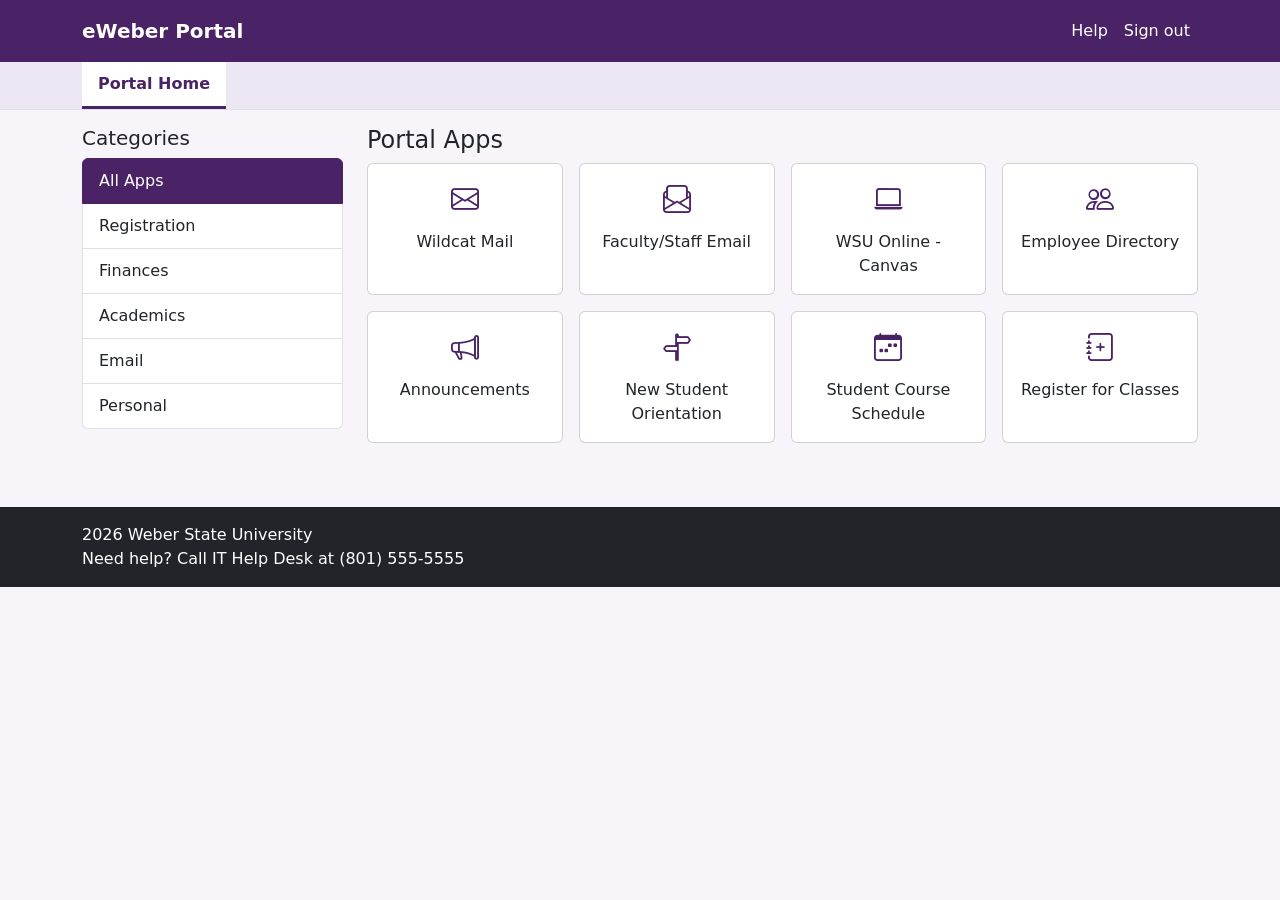
<file: index.html>
<!DOCTYPE html>
<html lang="en">
<head>
  <meta charset="utf-8">
  <meta name="viewport" content="width=device-width, initial-scale=1">
  <title>eWeber Portal</title>

    <!-- Bootstrap and CSS imports -->

  <link rel="stylesheet" href="https://cdn.jsdelivr.net/npm/bootstrap@5.3.3/dist/css/bootstrap.min.css">
  <link rel="stylesheet" href="https://cdn.jsdelivr.net/npm/bootstrap-icons@1.11.3/font/bootstrap-icons.min.css">
  <link rel="stylesheet" href="css/styles.css">
</head>
<body>

      <!-- Header -->
  
  <header>
    <nav class="navbar navbar-expand navbar-dark bg-wsu" aria-label="Account">
      <div class="container">
        <a class="navbar-brand fw-bold" href="index.html">eWeber Portal</a>
        <ul class="navbar-nav ms-auto">
          <li class="nav-item"><a class="nav-link" href="#" data-stub>Help</a></li>
          <li class="nav-item"><a class="nav-link" href="#" data-stub>Sign out</a></li>
        </ul>
      </div>
    </nav>
    <nav class="main-nav border-bottom" aria-label="Main">
      <div class="container">
        <ul class="nav">
          <li class="nav-item"><a class="nav-link active" href="index.html" aria-current="page">Portal Home</a></li>
        </ul>
      </div>
    </nav>
  </header>

      <!-- Categories -->
  

  <div class="container mt-3">
    <div class="row">
      <nav class="col-lg-3 mb-4" aria-labelledby="cat-heading">
        <h2 id="cat-heading" class="h5">Categories</h2>
        <div class="list-group">
          <button type="button" class="list-group-item list-group-item-action active" data-filter="all" aria-pressed="true">All Apps</button>
          <button type="button" class="list-group-item list-group-item-action" data-filter="registration" aria-pressed="false">Registration</button>
          <button type="button" class="list-group-item list-group-item-action" data-filter="finances" aria-pressed="false">Finances</button>
          <button type="button" class="list-group-item list-group-item-action" data-filter="academics" aria-pressed="false">Academics</button>
          <button type="button" class="list-group-item list-group-item-action" data-filter="comm" aria-pressed="false">Email</button>
          <button type="button" class="list-group-item list-group-item-action" data-filter="personal" aria-pressed="false">Personal</button>
        </div>
      </nav>

      <!-- Portal Options --> 

      <main id="main-content" class="col-lg-9" tabindex="-1">
        <section aria-labelledby="apps-heading">
          <h1 id="apps-heading" class="h4">Portal Apps</h1>
          <p id="app-count" class="visually-hidden" role="status" aria-live="polite"></p>
          <ul class="row row-cols-2 row-cols-md-3 row-cols-xl-4 g-3 list-unstyled app-grid">
            <li class="col" data-category="comm">
              <a class="card h-100 text-center app-tile" href="#" data-stub>
                <span class="card-body"><i class="bi bi-envelope d-block mb-2" aria-hidden="true"></i>Wildcat Mail</span>
              </a>
            </li>
            <li class="col" data-category="comm">
              <a class="card h-100 text-center app-tile" href="#" data-stub>
                <span class="card-body"><i class="bi bi-envelope-paper d-block mb-2" aria-hidden="true"></i>Faculty/Staff Email</span>
              </a>
            </li>
            <li class="col" data-category="academics">
              <a class="card h-100 text-center app-tile" href="#" data-stub>
                <span class="card-body"><i class="bi bi-laptop d-block mb-2" aria-hidden="true"></i>WSU Online - Canvas</span>
              </a>
            </li>
            <li class="col" data-category="comm">
              <a class="card h-100 text-center app-tile" href="#" data-stub>
                <span class="card-body"><i class="bi bi-people d-block mb-2" aria-hidden="true"></i>Employee Directory</span>
              </a>
            </li>
            <li class="col" data-category="comm">
              <a class="card h-100 text-center app-tile" href="#" data-stub>
                <span class="card-body"><i class="bi bi-megaphone d-block mb-2" aria-hidden="true"></i>Announcements</span>
              </a>
            </li>
            <li class="col" data-category="academics">
              <a class="card h-100 text-center app-tile" href="#" data-stub>
                <span class="card-body"><i class="bi bi-signpost-split d-block mb-2" aria-hidden="true"></i>New Student Orientation</span>
              </a>
            </li>
            <li class="col" data-category="registration">
              <a class="card h-100 text-center app-tile" href="#">
                <span class="card-body"><i class="bi bi-calendar-week d-block mb-2" aria-hidden="true"></i>Student Course Schedule</span>
              </a>
            </li>
            <li class="col" data-category="registration">
              <a class="card h-100 text-center app-tile" href="agreement.html">
                <span class="card-body"><i class="bi bi-journal-plus d-block mb-2" aria-hidden="true"></i>Register for Classes</span>
              </a>
            </li>
          </ul>
          <p id="no-apps" class="alert alert-secondary" hidden>No apps found. Try another search.</p>
        </section>
      </main>
    </div>
  </div>

        <!-- Footer -->
  

  <footer class="bg-dark text-white mt-5">
    <div class="container py-3">
      <p class="mb-0">2026 Weber State University</p>
      <p class="mb-0">Need help? Call IT Help Desk at (801) 555-5555</p>
    </div>
  </footer>

        <!-- Bootstrap and Javascript Imports -->
  

  <script src="https://cdn.jsdelivr.net/npm/bootstrap@5.3.3/dist/js/bootstrap.bundle.min.js"></script>
  <script src="js/app.js"></script>
</body>
</html>
</file>
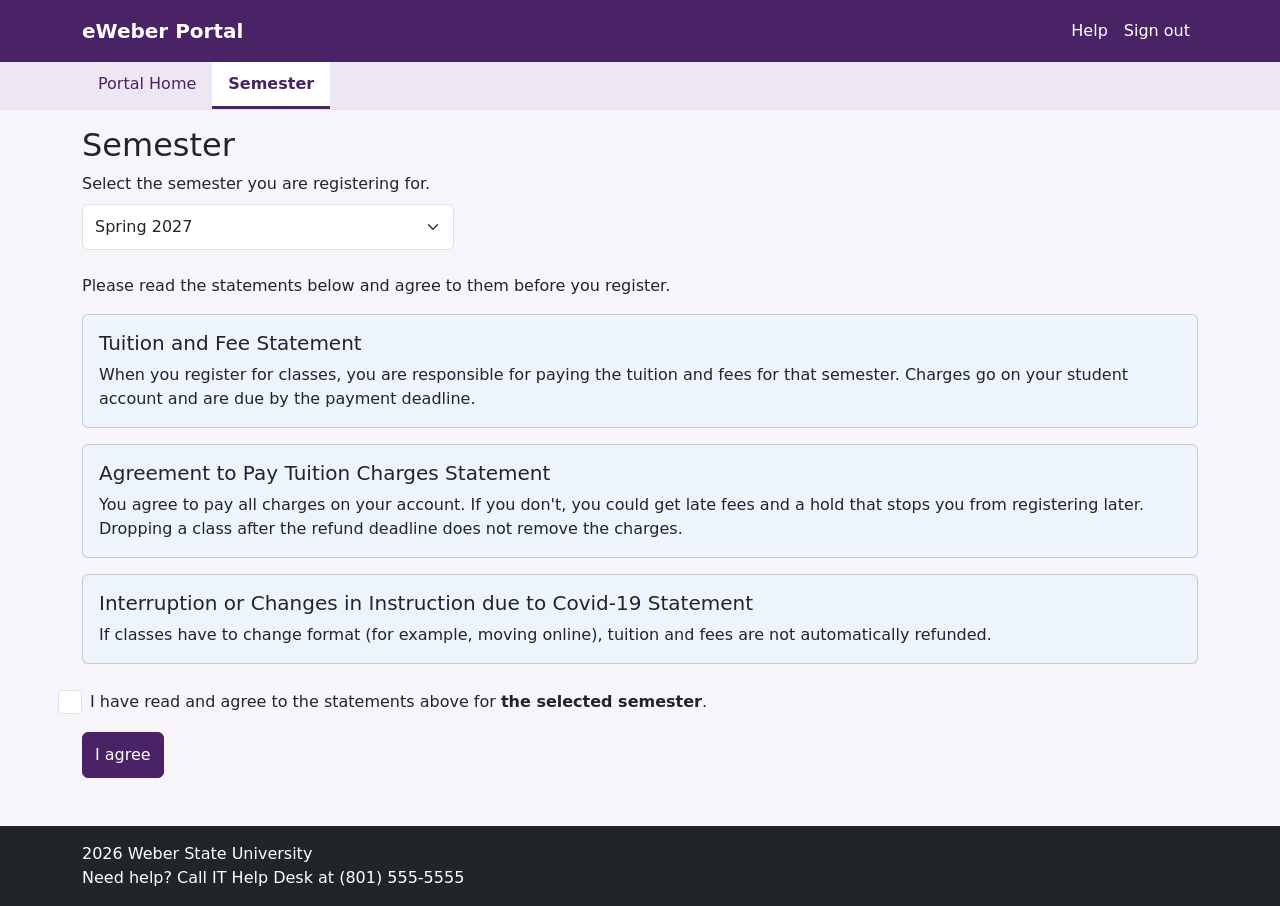
<file: agreement.html>
<!DOCTYPE html>
<html lang="en">
<head>
  <meta charset="utf-8">
  <meta name="viewport" content="width=device-width, initial-scale=1">
  <title>Semester</title>

    <!-- Bootstrap and CSS imports -->

  <link rel="stylesheet" href="https://cdn.jsdelivr.net/npm/bootstrap@5.3.3/dist/css/bootstrap.min.css">
  <link rel="stylesheet" href="https://cdn.jsdelivr.net/npm/bootstrap-icons@1.11.3/font/bootstrap-icons.min.css">
  <link rel="stylesheet" href="css/styles.css">
</head>
<body>

      <!-- Header -->
  
  <header>
    <nav class="navbar navbar-expand navbar-dark bg-wsu" aria-label="Account">
      <div class="container">
        <a class="navbar-brand fw-bold" href="index.html">eWeber Portal</a>
        <ul class="navbar-nav ms-auto">
          <li class="nav-item"><a class="nav-link" href="#" data-stub>Help</a></li>
          <li class="nav-item"><a class="nav-link" href="#" data-stub>Sign out</a></li>
        </ul>
      </div>
    </nav>
    <nav class="main-nav border-bottom" aria-label="Main">
      <div class="container">
        <ul class="nav">
          <li class="nav-item"><a class="nav-link" href="index.html">Portal Home</a></li>
          <li class="nav-item"><a class="nav-link active" href="agreement.html" aria-current="page">Semester</a></li>
        </ul>
      </div>
    </nav>
  </header>

      <!-- Semester Selection -->
  

  <main id="main-content" class="container mt-3" tabindex="-1">
    <h1 class="h2">Semester</h1>
    <form id="agreement-form" action="search.html" method="get" novalidate>
      <div class="mb-4 col-md-4">
        <label for="semester" class="form-label">Select the semester you are registering for.</label>
        <select id="semester" name="term" class="form-select">
          <option>Spring 2027</option>
          <option>Summer 2027</option>
        </select>
      </div>
      <p>Please read the statements below and agree to them before you register.</p>
      <article class="card statement mb-3" aria-labelledby="st1">
        <div class="card-body">
          <h2 id="st1" class="h5">Tuition and Fee Statement</h2>
          <p class="mb-0">When you register for classes, you are responsible for paying the tuition and fees for that semester. Charges go on your student account and are due by the payment deadline.</p>
        </div>
      </article>
      <article class="card statement mb-3" aria-labelledby="st2">
        <div class="card-body">
          <h2 id="st2" class="h5">Agreement to Pay Tuition Charges Statement</h2>
          <p class="mb-0">You agree to pay all charges on your account. If you don't, you could get late fees and a hold that stops you from registering later. Dropping a class after the refund deadline does not remove the charges.</p>
        </div>
      </article>
      <article class="card statement mb-3" aria-labelledby="st3">
        <div class="card-body">
          <h2 id="st3" class="h5">Interruption or Changes in Instruction due to Covid-19 Statement</h2>
          <p class="mb-0">If classes have to change format (for example, moving online), tuition and fees are not automatically refunded.</p>
        </div>
      </article>
      <div class="form-check mb-2">
        <input id="agree-check" type="checkbox" class="form-check-input" required aria-describedby="agree-error">
        <label for="agree-check" class="form-check-label">I have read and agree to the statements above for <strong id="semester-name">the selected semester</strong>.</label>
      </div>
      <p id="agree-error" class="agree-error mb-2" role="alert" hidden>Please check the box to agree before continuing.</p>
      <button id="agree-btn" type="submit" class="btn btn-primary">I agree</button>
      <div id="agreement-status" role="status" aria-live="polite"></div>
    </form>
  </main>

      <!-- Footer -->
  

  <footer class="bg-dark text-white mt-5">
    <div class="container py-3">
      <p class="mb-0">2026 Weber State University</p>
      <p class="mb-0">Need help? Call IT Help Desk at (801) 555-5555</p>
    </div>
  </footer>

        <!-- Javascript and Bootstrap imports -->
  

  <script src="https://cdn.jsdelivr.net/npm/bootstrap@5.3.3/dist/js/bootstrap.bundle.min.js"></script>
  <script src="js/app.js"></script>
</body>
</html>
</file>
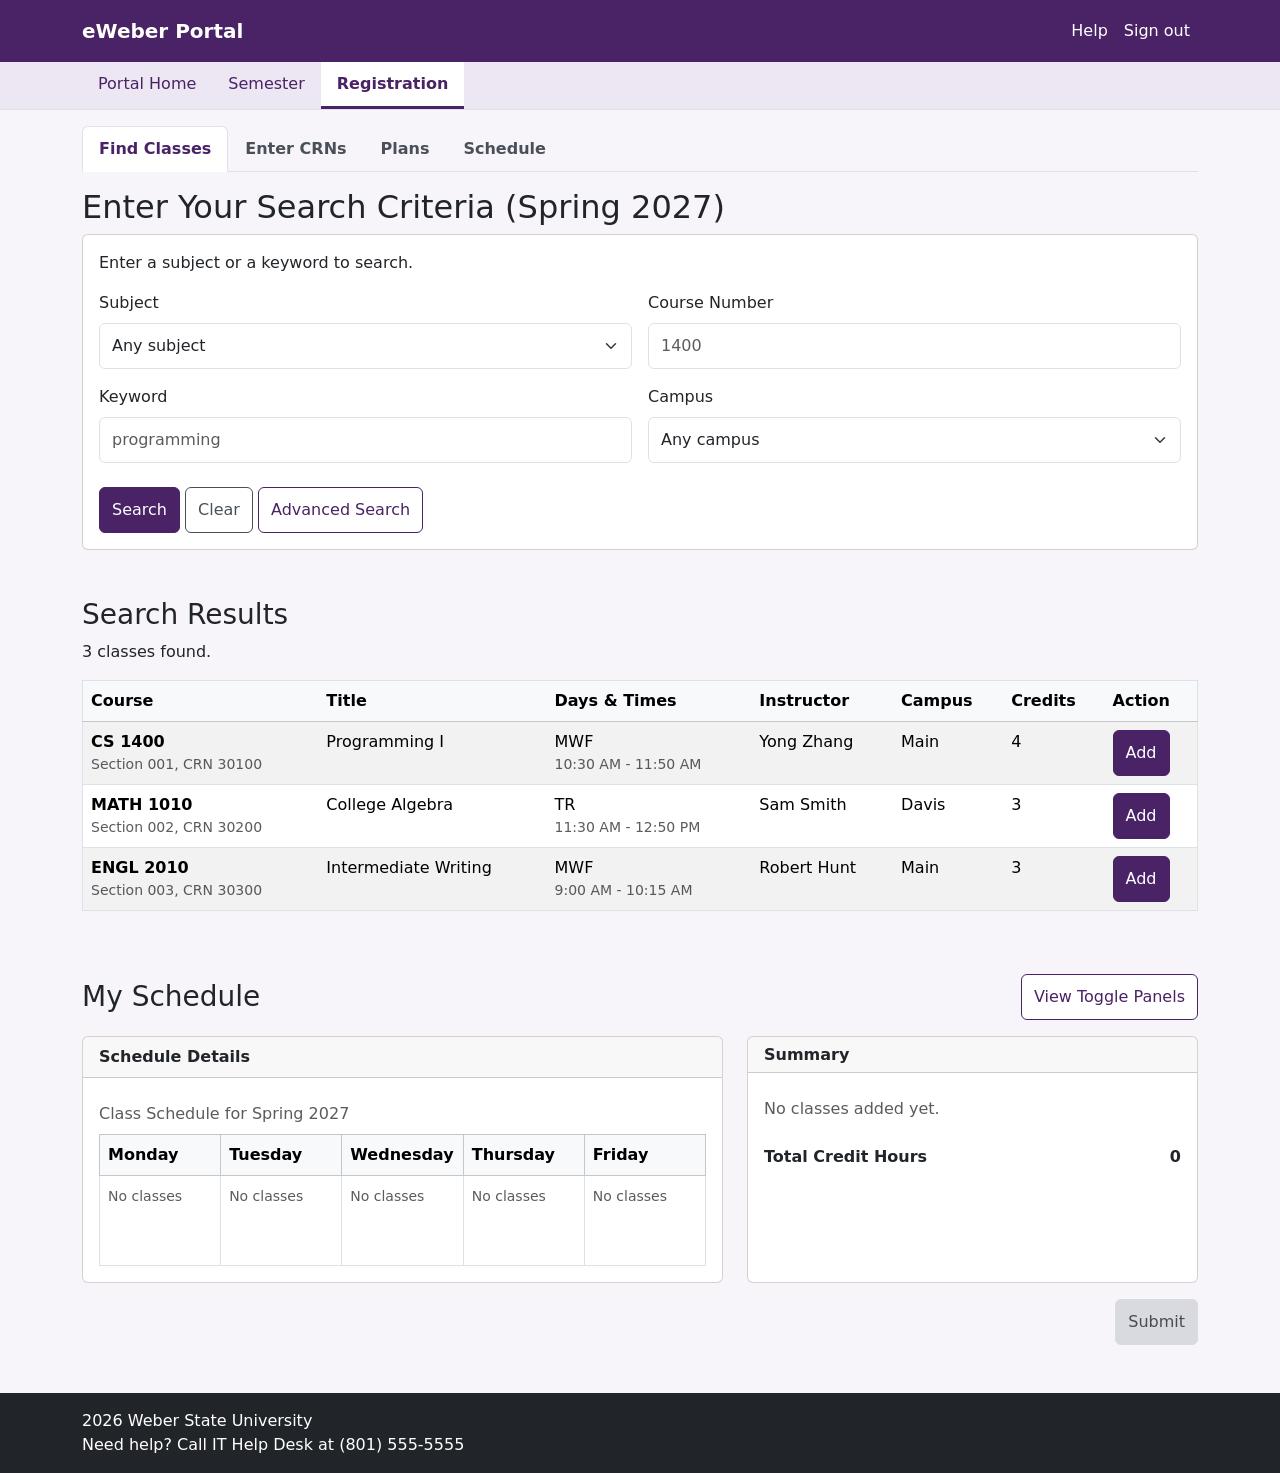
<file: results.html>
<!DOCTYPE html>
<html lang="en">
<head>
  <meta charset="utf-8">
  <meta name="viewport" content="width=device-width, initial-scale=1">
  <title>Search Results</title>

    <!-- Bootstrap and CSS imports -->

  <link rel="stylesheet" href="https://cdn.jsdelivr.net/npm/bootstrap@5.3.3/dist/css/bootstrap.min.css">
  <link rel="stylesheet" href="https://cdn.jsdelivr.net/npm/bootstrap-icons@1.11.3/font/bootstrap-icons.min.css">
  <link rel="stylesheet" href="css/styles.css">
</head>
<body>

  <!-- Header -->
  <header>
    <nav class="navbar navbar-expand navbar-dark bg-wsu" aria-label="Account">
      <div class="container">
        <a class="navbar-brand fw-bold" href="search.html">eWeber Portal</a>
        <ul class="navbar-nav ms-auto">
          <li class="nav-item"><a class="nav-link" href="#" data-stub>Help</a></li>
          <li class="nav-item"><a class="nav-link" href="#" data-stub>Sign out</a></li>
        </ul>
      </div>
    </nav>
    <nav class="main-nav border-bottom" aria-label="Main">
      <div class="container">
        <ul class="nav">
          <li class="nav-item"><a class="nav-link" href="index.html" data-stub>Portal Home</a></li>
          <li class="nav-item"><a class="nav-link" href="agreement.html" data-stub>Semester</a></li>
                  <li class="nav-item"><a class="nav-link active" href="search.html" aria-current="page">Registration</a></li>
        </ul>
      </div>
    </nav>
  </header>

  <main id="main-content" class="container mt-3" tabindex="-1">

      <!-- Nav bar -->
    <ul class="nav nav-tabs mb-3">
      <li class="nav-item"><a class="nav-link active" aria-current="page" href="search.html">Find Classes</a></li>
      <li class="nav-item"><a class="nav-link" href="#" data-stub>Enter CRNs</a></li>
      <li class="nav-item"><a class="nav-link" href="#" data-stub>Plans</a></li>
      <li class="nav-item"><a class="nav-link" href="#schedule-heading">Schedule</a></li>
    </ul>

      <!-- Search input -->
    <h1 class="h2">Enter Your Search Criteria (Spring 2027)</h1>
    <div class="card">
      <div class="card-body">
        <form id="class-search" action="results.html" method="get" novalidate>
          <p id="search-hint">Enter a subject or a keyword to search.</p>
          <div id="search-error" class="alert alert-danger" role="alert" hidden>Please enter a subject or a keyword.</div>
          <div class="row g-3">
            <div class="col-md-6">
              <label for="subject" class="form-label">Subject</label>
              <select id="subject" name="subject" class="form-select" aria-describedby="search-hint">
                <option value="">Any subject</option>
                <option value="CS">CS - Computer Science</option>
                <option value="ENGL">ENGL - English</option>
                <option value="MATH">MATH - Mathematics</option>
              </select>
            </div>
            <div class="col-md-6">
              <label for="course-number" class="form-label">Course Number</label>
              <input id="course-number" name="number" type="text" inputmode="numeric" class="form-control" placeholder="1400" aria-describedby="number-error">
              <div id="number-error" class="invalid-feedback">Course numbers are 4 digits (like 1400).</div>
              <div class="valid-feedback">Looks good!</div>
            </div>
            <div class="col-md-6">
              <label for="keyword" class="form-label">Keyword</label>
              <input id="keyword" name="keyword" type="text" class="form-control" placeholder="programming" aria-describedby="search-hint">
            </div>
            <div class="col-md-6">
              <label for="campus" class="form-label">Campus</label>
              <select id="campus" name="campus" class="form-select">
                <option value="">Any campus</option>
                <option>Main</option>
                <option>Davis</option>
              </select>
            </div>
          </div>
          <div id="advanced" class="collapse">
            <div class="row g-3 mt-1">
              <div class="col-md-6">
                <label for="instructor" class="form-label">Instructor</label>
                <input id="instructor" name="instructor" type="text" class="form-control">
              </div>
              <div class="col-md-6">
                <label for="building" class="form-label">Building</label>
                <select id="building" name="building" class="form-select">
                  <option value="">Any building</option>
                  <option>Noorda Engineering</option>
                  <option>Lindquist Hall</option>
                  <option>Tracy Hall</option>
                </select>
              </div>
            </div>
          </div>
          <div class="mt-4">
            <button id="search-btn" type="submit" class="btn btn-primary">Search</button>
            <button type="reset" class="btn btn-outline-secondary">Clear</button>
            <button type="button" class="btn btn-outline-primary" data-bs-toggle="collapse" data-bs-target="#advanced" aria-expanded="false" aria-controls="advanced">Advanced Search</button>
          </div>
        </form>
      </div>
    </div>

    <h2 class="h3 mt-5">Search Results</h2>
    <p id="results-summary">Loading results...</p>
    <div id="results-status" role="status" aria-live="polite"></div>
    <div class="table-responsive">
      <table class="table table-striped table-hover bg-white border">
        <caption class="visually-hidden">Classes matching your search</caption>
        <thead class="table-light">
          <tr><th scope="col">Course</th><th scope="col" class="d-none d-md-table-cell">Title</th><th scope="col">Days &amp; Times</th><th scope="col" class="d-none d-md-table-cell">Instructor</th><th scope="col" class="d-none d-md-table-cell">Campus</th><th scope="col" class="d-none d-md-table-cell">Credits</th><th scope="col">Action</th></tr>
        </thead>
        <tbody id="results-body">
          <tr><td colspan="7">Loading results...</td></tr>
        </tbody>
      </table>
    </div>
    <section class="mt-5" aria-labelledby="schedule-heading">
      <div class="d-flex justify-content-between align-items-center flex-wrap mb-3">
        <h2 id="schedule-heading" class="h3 mb-0" tabindex="-1">My Schedule</h2>
        <button class="btn btn-outline-primary" type="button" data-bs-toggle="collapse" data-bs-target="#schedule-panels" aria-expanded="true" aria-controls="schedule-panels">View Toggle Panels</button>
      </div>
      <div id="schedule-status" role="status" aria-live="polite"></div>
      <div id="schedule-panels" class="collapse show">
        <div class="row">
          <div class="col-lg-7 mb-3">
            <div class="card h-100">
              <div class="card-header fw-bold">Schedule Details</div>
              <div class="card-body table-responsive">
                <table class="table table-bordered calendar mb-0">
                  <caption class="caption-top">Class Schedule for Spring 2027</caption>
                  <thead class="table-light"><tr><th scope="col">Monday</th><th scope="col">Tuesday</th><th scope="col">Wednesday</th><th scope="col">Thursday</th><th scope="col">Friday</th></tr></thead>
                  <tbody><tr id="calendar-row"><td><span class="small text-muted">No classes</span></td><td><span class="small text-muted">No classes</span></td><td><span class="small text-muted">No classes</span></td><td><span class="small text-muted">No classes</span></td><td><span class="small text-muted">No classes</span></td></tr></tbody>
                </table>
              </div>
            </div>
          </div>
          <div class="col-lg-5 mb-3">
            <div class="card h-100">
              <div class="card-header fw-bold"><h3 id="summary-heading" class="h6 mb-0 fw-bold" tabindex="-1">Summary</h3></div>
              <div class="card-body">
                <ul id="summary-list" class="list-unstyled mb-0">
                  <li class="py-2 text-muted">No classes added yet.</li>
                </ul>
                <p class="d-flex justify-content-between fw-bold mt-3 mb-0">Total Credit Hours <span id="total-credits">0</span></p>
              </div>
            </div>
          </div>
        </div>
      </div>
      <div class="text-end">
        <button id="submit-registration" class="btn btn-primary" type="button" disabled>Submit</button>
      </div>
    </section>
  </main>

  <footer class="bg-dark text-white mt-5">
    <div class="container py-3">
      <p class="mb-0">2026 Weber State University</p>
      <p class="mb-0">Need help? Call IT Help Desk at (801) 555-5555</p>
    </div>
  </footer>

  <script src="https://cdn.jsdelivr.net/npm/bootstrap@5.3.3/dist/js/bootstrap.bundle.min.js"></script>
  <script src="js/app.js"></script>
</body>
</html>
</file>
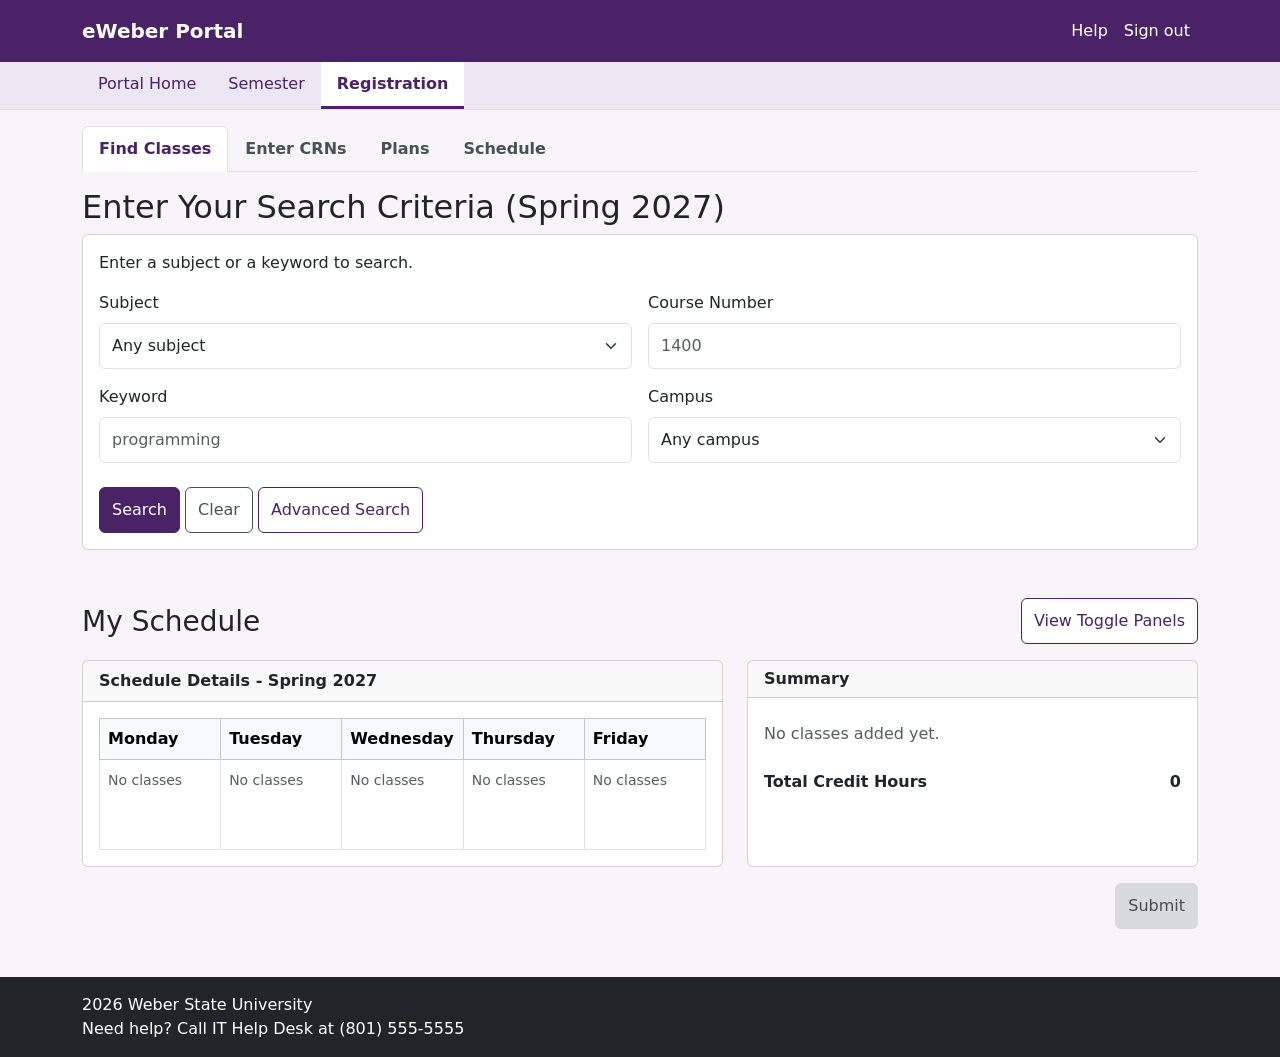
<file: search.html>
<!DOCTYPE html>
<html lang="en">
<head>
  <meta charset="utf-8">
  <meta name="viewport" content="width=device-width, initial-scale=1">
  <title>Find Classes</title>

    <!-- Bootstrap and CSS imports -->

  <link rel="stylesheet" href="https://cdn.jsdelivr.net/npm/bootstrap@5.3.3/dist/css/bootstrap.min.css">
  <link rel="stylesheet" href="https://cdn.jsdelivr.net/npm/bootstrap-icons@1.11.3/font/bootstrap-icons.min.css">
  <link rel="stylesheet" href="css/styles.css">
</head>
<body>
  
  <!-- Header -->
  <header>
    <nav class="navbar navbar-expand navbar-dark bg-wsu" aria-label="Account">
      <div class="container">
        <a class="navbar-brand fw-bold" href="search.html">eWeber Portal</a>
        <ul class="navbar-nav ms-auto">
          <li class="nav-item"><a class="nav-link" href="#" data-stub>Help</a></li>
          <li class="nav-item"><a class="nav-link" href="#" data-stub>Sign out</a></li>
        </ul>
      </div>
    </nav>
    <nav class="main-nav border-bottom" aria-label="Main">
      <div class="container">
        <ul class="nav">
          <li class="nav-item"><a class="nav-link" href="index.html" data-stub>Portal Home</a></li>
          <li class="nav-item"><a class="nav-link" href="agreement.html" data-stub>Semester</a></li>
                  <li class="nav-item"><a class="nav-link active" href="search.html" aria-current="page">Registration</a></li>
        </ul>
      </div>
    </nav>
  </header>

  <main id="main-content" class="container mt-3" tabindex="-1">

    <!-- Navbar -->
    <ul class="nav nav-tabs mb-3">
      <li class="nav-item"><a class="nav-link active" aria-current="page" href="search.html">Find Classes</a></li>
      <li class="nav-item"><a class="nav-link" href="#" data-stub>Enter CRNs</a></li>
      <li class="nav-item"><a class="nav-link" href="#" data-stub>Plans</a></li>
      <li class="nav-item"><a class="nav-link" href="#schedule-heading">Schedule</a></li>
    </ul>

        <!-- Search input -->
    <h1 class="h2">Enter Your Search Criteria (Spring 2027)</h1>
    <div class="card">
      <div class="card-body">
        <form id="class-search" action="results.html" method="get" novalidate>
          <p id="search-hint">Enter a subject or a keyword to search.</p>
          <div id="search-error" class="alert alert-danger" role="alert" hidden>Please enter a subject or a keyword.</div>
          <div class="row g-3">
            <div class="col-md-6">
              <label for="subject" class="form-label">Subject</label>
              <select id="subject" name="subject" class="form-select" aria-describedby="search-hint">
                <option value="">Any subject</option>
                <option value="CS">CS - Computer Science</option>
                <option value="ENGL">ENGL - English</option>
                <option value="MATH">MATH - Mathematics</option>
              </select>
            </div>
            <div class="col-md-6">
              <label for="course-number" class="form-label">Course Number</label>
              <input id="course-number" name="number" type="text" inputmode="numeric" class="form-control" placeholder="1400" aria-describedby="number-error">
              <div id="number-error" class="invalid-feedback">Course numbers are 4 digits (like 1400).</div>
              <div class="valid-feedback">Looks good!</div>
            </div>
            <div class="col-md-6">
              <label for="keyword" class="form-label">Keyword</label>
              <input id="keyword" name="keyword" type="text" class="form-control" placeholder="programming" aria-describedby="search-hint">
            </div>
            <div class="col-md-6">
              <label for="campus" class="form-label">Campus</label>
              <select id="campus" name="campus" class="form-select">
                <option value="">Any campus</option>
                <option>Main</option>
                <option>Davis</option>
      
              </select>
            </div>
          </div>
          <div id="advanced" class="collapse">
            <div class="row g-3 mt-1">
              <div class="col-md-6">
                <label for="instructor" class="form-label">Instructor</label>
                <input id="instructor" name="instructor" type="text" class="form-control">
              </div>
              <div class="col-md-6">
                <label for="building" class="form-label">Building</label>
                <select id="building" name="building" class="form-select">
                  <option value="">Any building</option>
                  <option>Noorda Engineering</option>
                  <option>Lindquist Hall</option>
                  <option>Tracy Hall</option>
                </select>
              </div>
            </div>
          </div>
          <div class="mt-4">
            <button id="search-btn" type="submit" class="btn btn-primary">Search</button>
            <button type="reset" class="btn btn-outline-secondary">Clear</button>
            <button type="button" class="btn btn-outline-primary" data-bs-toggle="collapse" data-bs-target="#advanced" aria-expanded="false" aria-controls="advanced">Advanced Search</button>
          </div>
          <p id="search-status" class="visually-hidden" role="status" aria-live="polite"></p>
        </form>
      </div>
    </div>

        <!-- Schedule -->
    
        <section class="mt-5" aria-labelledby="schedule-heading">
      <div class="d-flex justify-content-between align-items-center flex-wrap mb-3">
        <h2 id="schedule-heading" class="h3 mb-0" tabindex="-1">My Schedule</h2>
        <button class="btn btn-outline-primary" type="button" data-bs-toggle="collapse" data-bs-target="#schedule-panels" aria-expanded="true" aria-controls="schedule-panels">View Toggle Panels</button>
      </div>
      <div id="schedule-status" role="status" aria-live="polite"></div>
      <div id="schedule-panels" class="collapse show">
        <div class="row">
          <div class="col-lg-7 mb-3">
            <div class="card h-100">
              <div class="card-header fw-bold">Schedule Details - Spring 2027</div>
              <div class="card-body table-responsive">
                <table class="table table-bordered calendar mb-0">
                  <thead class="table-light"><tr><th scope="col">Monday</th><th scope="col">Tuesday</th><th scope="col">Wednesday</th><th scope="col">Thursday</th><th scope="col">Friday</th></tr></thead>
                  <tbody><tr id="calendar-row"><td><span class="small text-muted">No classes</span></td><td><span class="small text-muted">No classes</span></td><td><span class="small text-muted">No classes</span></td><td><span class="small text-muted">No classes</span></td><td><span class="small text-muted">No classes</span></td></tr></tbody>
                </table>
              </div>
            </div>
          </div>

    <!-- Summary -->

          <div class="col-lg-5 mb-3">
            <div class="card h-100">
              <div class="card-header fw-bold"><h3 id="summary-heading" class="h6 mb-0 fw-bold" tabindex="-1">Summary</h3></div>
              <div class="card-body">
                <ul id="summary-list" class="list-unstyled mb-0">
                  <li class="py-2 text-muted">No classes added yet.</li>
                </ul>
                <p class="d-flex justify-content-between fw-bold mt-3 mb-0">Total Credit Hours <span id="total-credits">0</span></p>
              </div>
            </div>
          </div>
        </div>
      </div>
      <div class="text-end">
        <button id="submit-registration" class="btn btn-primary" type="button" disabled>Submit</button>
      </div>
    </section>
  </main>

      <!-- Footer -->

  <footer class="bg-dark text-white mt-5">
    <div class="container py-3">
      <p class="mb-0">2026 Weber State University</p>
      <p class="mb-0">Need help? Call IT Help Desk at (801) 555-5555</p>
    </div>
  </footer>

      <!-- Bootstrap and Javascript imports -->

  <script src="https://cdn.jsdelivr.net/npm/bootstrap@5.3.3/dist/js/bootstrap.bundle.min.js"></script>
  <script src="js/app.js"></script>
</body>
</html>
</file>
<file: css/styles.css>
body {
  background-color: #f7f4fa;
  color: #212529;
}

a {
  color: #492365;
}

a:hover {
  color: #2e1640;
}

.bg-wsu {
  background-color: #492365;
}

.navbar-brand {
  padding-top: 8px;
  padding-bottom: 8px;
}

.navbar-dark .nav-link,
.navbar-dark .navbar-text {
  color: #ffffff;
}

.navbar-dark .nav-link:hover {
  color: #ffffff;
  text-decoration: underline;
}

.main-nav {
  background-color: #ede7f3;
}

.nav-link {
  color: #492365;
  padding-top: 10px;
  padding-bottom: 10px;
}

.nav-link:hover {
  color: #2e1640;
  background-color: #ffffff;
}

.main-nav .nav-link.active {
  font-weight: bold;
  background-color: #ffffff;
  border-bottom: 3px solid #492365;
}

.nav-tabs .nav-link {
  color: #495057;
  font-weight: bold;
}

.nav-tabs .nav-link.active {
  color: #492365;
}

.btn,
.form-control,
.form-select {
  padding-top: 10px;
  padding-bottom: 10px;
}

.btn-primary {
  background-color: #492365;
  border-color: #492365;
}

.btn-primary:hover,
.btn-primary:active {
  background-color: #2e1640;
  border-color: #2e1640;
}

.btn-primary:disabled {
  background-color: #d9d9e0;
  border-color: #d9d9e0;
  color: #4a4a55;
  opacity: 1;
}

.btn-outline-primary {
  color: #492365;
  border-color: #492365;
  background-color: #ffffff;
}

.btn-outline-primary:hover {
  background-color: #ede7f3;
  color: #2e1640;
  border-color: #2e1640;
}

.btn-outline-primary:active {
  background-color: #492365;
  color: #ffffff;
}

.valid-feedback {
  color: #146c43;
}

.invalid-feedback {
  color: #b02a37;
}

.btn-outline-secondary {
  color: #495057;
  border-color: #495057;
  background-color: #ffffff;
}

a:focus-visible,
.btn:focus-visible,
.nav-link:focus-visible,
.list-group-item:focus-visible,
.form-control:focus,
.form-select:focus,
.form-check-input:focus {
  outline: 3px solid #1a5fb4;
  outline-offset: 2px;
  box-shadow: 0 0 0 2px #ffffff;
}

.class-block {
  background-color: #ede7f3;
  border-left: 4px solid #492365;
  padding: 4px 8px;
  margin-bottom: 4px;
  font-size: 14px;
}

.class-block.registered {
  background-color: #d1e7dd;
  border-left-color: #146c43;
}

.calendar td {
  height: 90px;
  min-width: 120px;
}

.list-group-item {
  padding-top: 10px;
  padding-bottom: 10px;
}

.list-group-item.active {
  background-color: #492365;
  border-color: #492365;
}

.app-tile {
  color: #212529;
  text-decoration: none;
}

.app-tile:hover {
  border-color: #492365;
  background-color: #ede7f3;
}

.app-tile i {
  font-size: 28px;
  color: #492365;
}

.form-check {
  display: flex;
  align-items: center;
  padding-left: 0;
}

.form-check-input {
  width: 1.5em;
  height: 1.5em;
  margin: 0 8px 0 0;
  float: none;
  flex-shrink: 0;
}

.form-check-input:checked {
  background-color: #492365;
  border-color: #492365;
}

.form-check-label {
  padding-top: 10px;
  padding-bottom: 10px;
}

.statement {
  background-color: #eef4fc;
}
</file>
